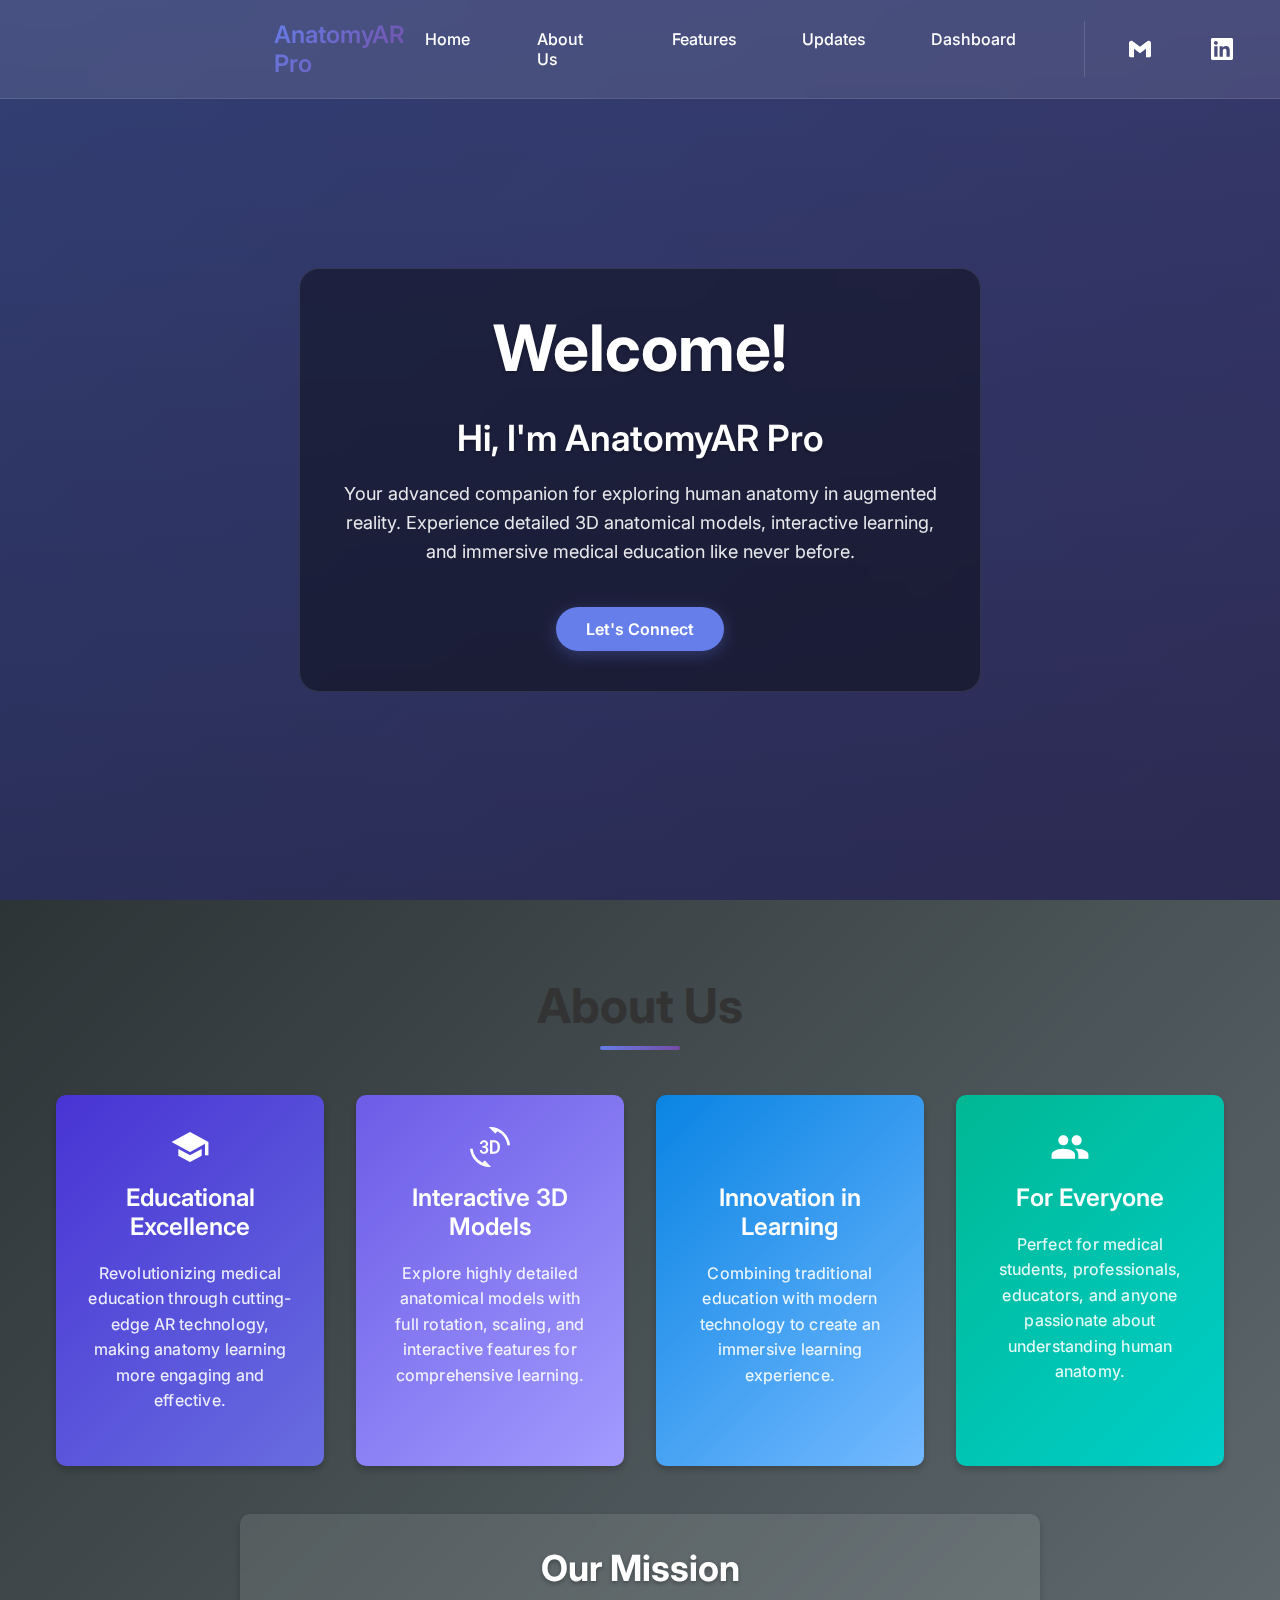
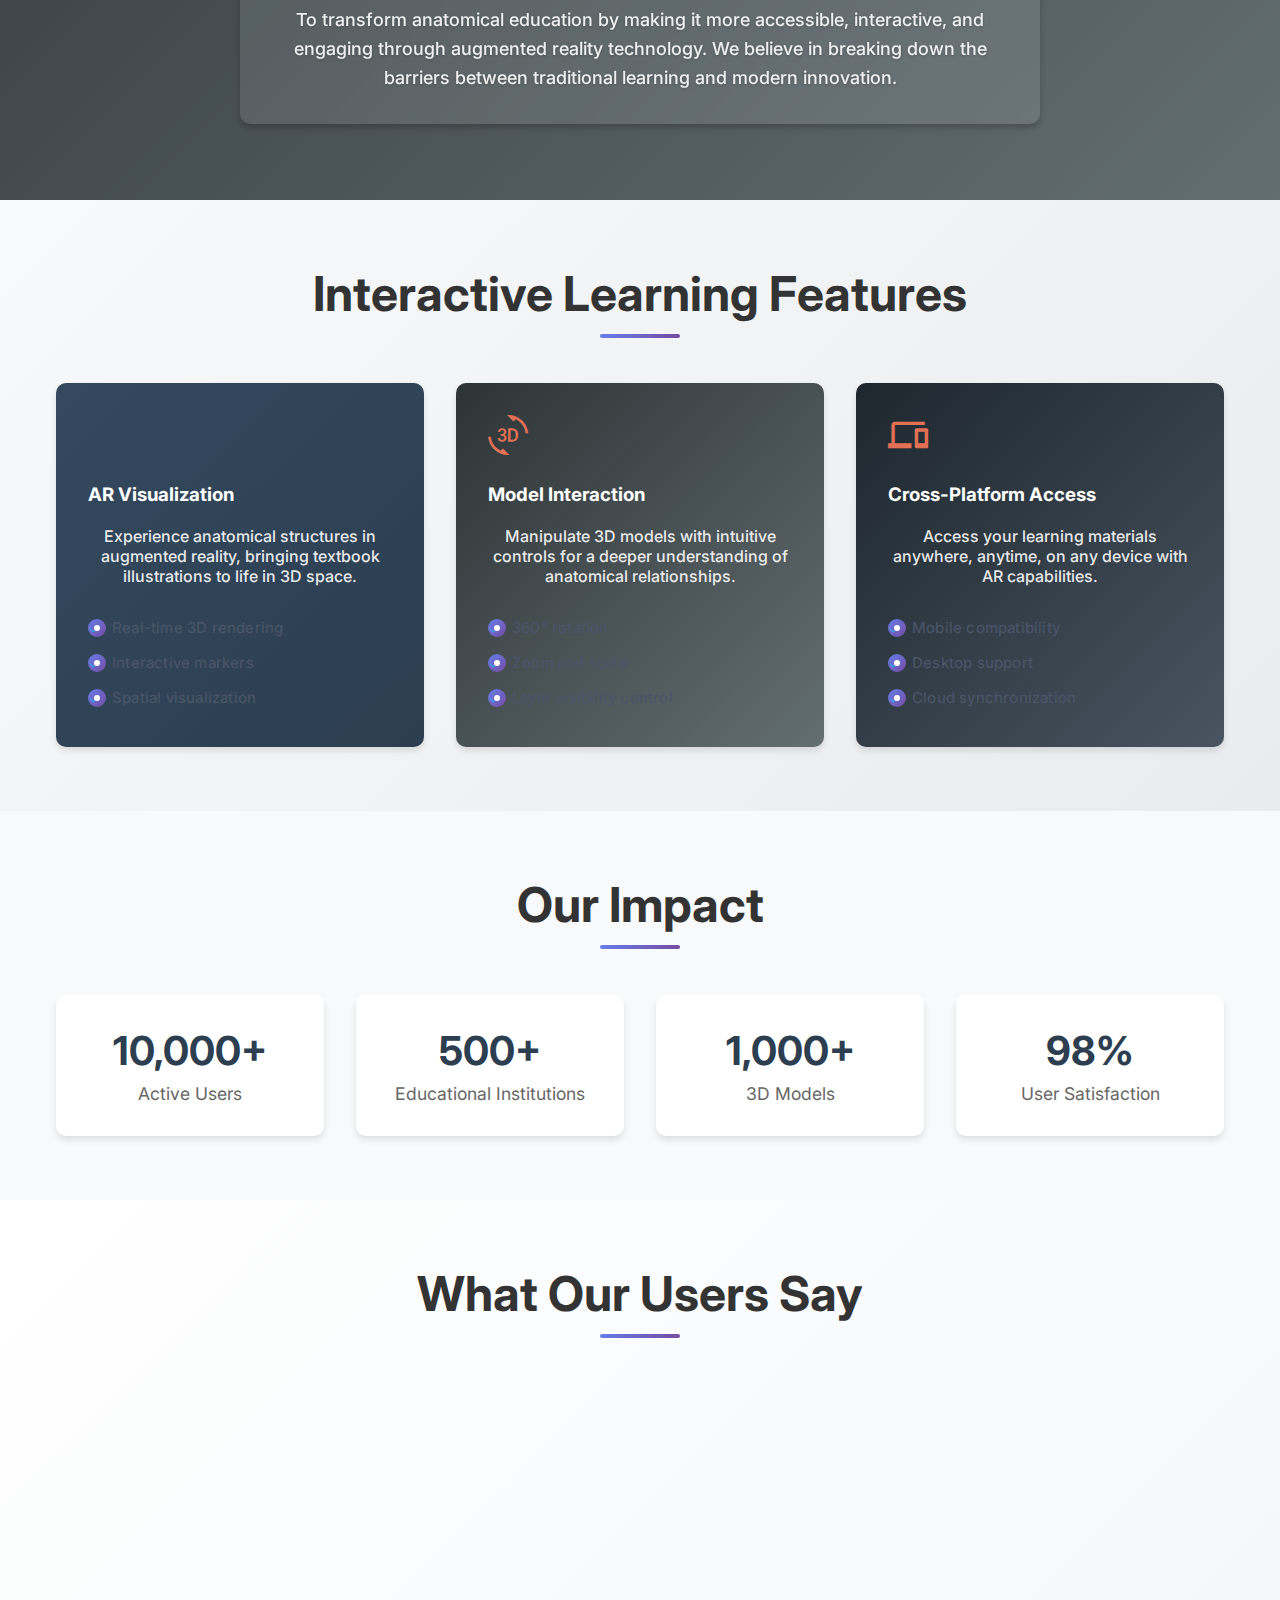
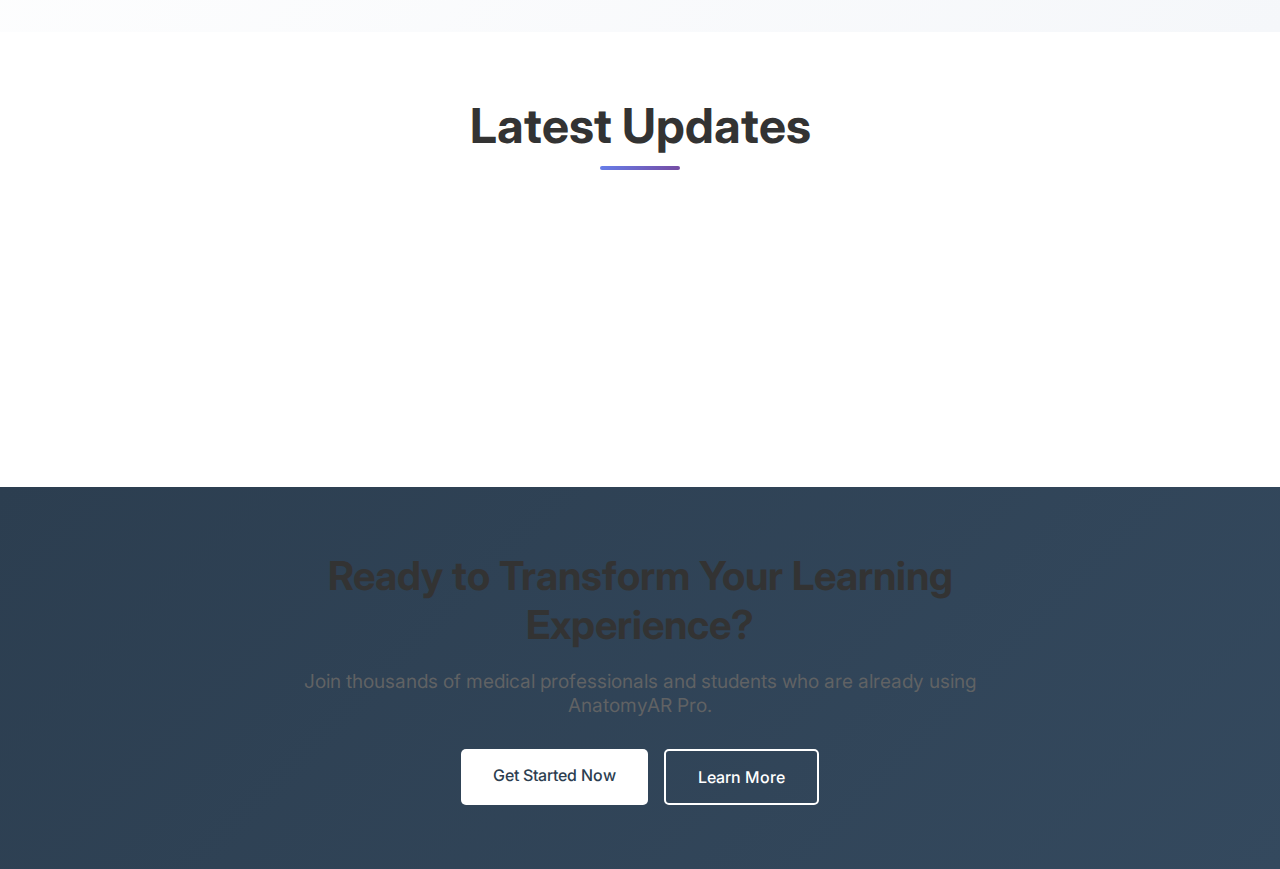
<file: index.html>
<!DOCTYPE html>
<html lang="en">
<head>
    <meta charset="UTF-8">
    <meta name="viewport" content="width=device-width, initial-scale=1.0">
    <title>AnatomyAR Pro - Welcome</title>
    <link rel="stylesheet" href="css/style.css">
    <link href="https://fonts.googleapis.com/css2?family=Inter:wght@400;500;600;700&display=swap" rel="stylesheet">
    <link href="https://fonts.googleapis.com/icon?family=Material+Icons" rel="stylesheet">
</head>
<body>
    <nav class="main-nav">
        <div class="nav-logo">
            <div class="logo-wrapper">
                <span class="material-icons">biotech</span>
                <span class="logo-text">AnatomyAR Pro</span>
            </div>
        </div>
        <div class="nav-links">
            <a href="#home">Home</a>
            <a href="#about">About Us</a>
            <a href="#features">Features</a>
            <a href="#news">Updates</a>
            <a href="#" onclick="checkLoginForDashboard()">Dashboard</a>
            <div class="social-links">
                <a href="mailto:contact@anatomyar.pro" class="social-link gmail">
                    <svg class="social-icon" viewBox="0 0 24 24" xmlns="http://www.w3.org/2000/svg">
                        <path d="M24 5.457v13.909c0 .904-.732 1.636-1.636 1.636h-3.819V11.73L12 16.64l-6.545-4.91v9.273H1.636A1.636 1.636 0 0 1 0 19.366V5.457c0-2.023 2.309-3.178 3.927-1.964L5.455 4.64 12 9.548l6.545-4.91 1.528-1.145C21.69 2.28 24 3.434 24 5.457z"/>
                    </svg>
                </a>
                <a href="https://www.linkedin.com/company/anatomyar-pro" class="social-link linkedin">
                    <svg class="social-icon" viewBox="0 0 24 24" xmlns="http://www.w3.org/2000/svg">
                        <path d="M20.447 20.452h-3.554v-5.569c0-1.328-.027-3.037-1.852-3.037-1.853 0-2.136 1.445-2.136 2.939v5.667H9.351V9h3.414v1.561h.046c.477-.9 1.637-1.85 3.37-1.85 3.601 0 4.267 2.37 4.267 5.455v6.286zM5.337 7.433c-1.144 0-2.063-.926-2.063-2.065 0-1.138.92-2.063 2.063-2.063 1.14 0 2.064.925 2.064 2.063 0 1.139-.925 2.065-2.064 2.065zm1.782 13.019H3.555V9h3.564v11.452zM22.225 0H1.771C.792 0 0 .774 0 1.729v20.542C0 23.227.792 24 1.771 24h20.451C23.2 24 24 23.227 24 22.271V1.729C24 .774 23.2 0 22.222 0h.003z"/>
                    </svg>
                </a>
                <a href="https://www.instagram.com/anatomyar.pro" class="social-link instagram">
                    <svg class="social-icon" viewBox="0 0 24 24" xmlns="http://www.w3.org/2000/svg">
                        <path d="M12 0C8.74 0 8.333.015 7.053.072 5.775.132 4.905.333 4.14.63c-.789.306-1.459.717-2.126 1.384S.935 3.35.63 4.14C.333 4.905.131 5.775.072 7.053.012 8.333 0 8.74 0 12s.015 3.667.072 4.947c.06 1.277.261 2.148.558 2.913.306.788.717 1.459 1.384 2.126.667.666 1.336 1.079 2.126 1.384.766.296 1.636.499 2.913.558C8.333 23.988 8.74 24 12 24s3.667-.015 4.947-.072c1.277-.06 2.148-.262 2.913-.558.788-.306 1.459-.718 2.126-1.384.666-.667 1.079-1.335 1.384-2.126.296-.765.499-1.636.558-2.913.06-1.28.072-1.687.072-4.947s-.015-3.667-.072-4.947c-.06-1.277-.262-2.149-.558-2.913-.306-.789-.718-1.459-1.384-2.126C21.319 1.347 20.651.935 19.86.63c-.765-.297-1.636-.499-2.913-.558C15.667.012 15.26 0 12 0zm0 2.16c3.203 0 3.585.016 4.85.071 1.17.055 1.805.249 2.227.415.562.217.96.477 1.382.896.419.42.679.819.896 1.381.164.422.36 1.057.413 2.227.057 1.266.07 1.646.07 4.85s-.015 3.585-.074 4.85c-.061 1.17-.256 1.805-.421 2.227-.224.562-.479.96-.899 1.382-.419.419-.824.679-1.38.896-.42.164-1.065.36-2.235.413-1.274.057-1.649.07-4.859.07-3.211 0-3.586-.015-4.859-.074-1.171-.061-1.816-.256-2.236-.421-.569-.224-.96-.479-1.379-.899-.421-.419-.69-.824-.9-1.38-.165-.42-.359-1.065-.42-2.235-.045-1.26-.061-1.649-.061-4.844 0-3.196.016-3.586.061-4.861.061-1.17.255-1.814.42-2.234.21-.57.479-.96.9-1.381.419-.419.81-.689 1.379-.898.42-.166 1.051-.361 2.221-.421 1.275-.045 1.65-.06 4.859-.06l.045.03zm0 3.678c-3.405 0-6.162 2.76-6.162 6.162 0 3.405 2.76 6.162 6.162 6.162 3.405 0 6.162-2.76 6.162-6.162 0-3.405-2.76-6.162-6.162-6.162zM12 16c-2.21 0-4-1.79-4-4s1.79-4 4-4 4 1.79 4 4-1.79 4-4 4zm7.846-10.405c0 .795-.646 1.44-1.44 1.44-.795 0-1.44-.646-1.44-1.44 0-.794.646-1.439 1.44-1.439.793-.001 1.44.645 1.44 1.439z"/>
                    </svg>
                </a>
            </div>
        </div>
    </nav>
    <div id="home" class="home-container">
        <div class="home-content">
            <h1 class="welcome-text">Welcome!</h1>
            <div class="intro-text">
                <h2>Hi, I'm AnatomyAR Pro</h2>
                <p>Your advanced companion for exploring human anatomy in augmented reality. Experience detailed 3D anatomical models, interactive learning, and immersive medical education like never before.</p>
            </div>
            <a href="login.html" class="home-login-btn">Let's Connect</a>
        </div>
    </div>

    <section id="about" class="about-section">
        <div class="about-content">
            <h2 class="section-title">About Us</h2>
            <div class="about-grid">
                <div class="about-card">
                    <span class="material-icons">school</span>
                    <h3>Educational Excellence</h3>
                    <p>Revolutionizing medical education through cutting-edge AR technology, making anatomy learning more engaging and effective.</p>
                </div>
                <div class="about-card">
                    <span class="material-icons">3d_rotation</span>
                    <h3>Interactive 3D Models</h3>
                    <p>Explore highly detailed anatomical models with full rotation, scaling, and interactive features for comprehensive learning.</p>
                </div>
                <div class="about-card">
                    <span class="material-icons">psychology</span>
                    <h3>Innovation in Learning</h3>
                    <p>Combining traditional education with modern technology to create an immersive learning experience.</p>
                </div>
                <div class="about-card">
                    <span class="material-icons">groups</span>
                    <h3>For Everyone</h3>
                    <p>Perfect for medical students, professionals, educators, and anyone passionate about understanding human anatomy.</p>
                </div>
            </div>
            <div class="mission-statement">
                <h3>Our Mission</h3>
                <p>To transform anatomical education by making it more accessible, interactive, and engaging through augmented reality technology. We believe in breaking down the barriers between traditional learning and modern innovation.</p>
            </div>
        </div>
    </section>

    <section id="features" class="features-section">
        <div class="features-content">
            <h2 class="section-title">Interactive Learning Features</h2>
            <div class="features-grid">
                <div class="feature-card">
                    <div class="feature-icon">
                        <span class="material-icons">view_in_ar</span>
                    </div>
                    <h3>AR Visualization</h3>
                    <p>Experience anatomical structures in augmented reality, bringing textbook illustrations to life in 3D space.</p>
                    <ul class="feature-list">
                        <li>Real-time 3D rendering</li>
                        <li>Interactive markers</li>
                        <li>Spatial visualization</li>
                    </ul>
                </div>

                <div class="feature-card">
                    <div class="feature-icon">
                        <span class="material-icons">3d_rotation</span>
                    </div>
                    <h3>Model Interaction</h3>
                    <p>Manipulate 3D models with intuitive controls for a deeper understanding of anatomical relationships.</p>
                    <ul class="feature-list">
                        <li>360° rotation</li>
                        <li>Zoom and scale</li>
                        <li>Layer visibility control</li>
                    </ul>
                </div>

                <div class="feature-card">
                    <div class="feature-icon">
                        <span class="material-icons">devices</span>
                    </div>
                    <h3>Cross-Platform Access</h3>
                    <p>Access your learning materials anywhere, anytime, on any device with AR capabilities.</p>
                    <ul class="feature-list">
                        <li>Mobile compatibility</li>
                        <li>Desktop support</li>
                        <li>Cloud synchronization</li>
                    </ul>
                </div>
            </div>
        </div>
    </section>

    <section class="stats-section">
        <div class="stats-content">
            <h2 class="section-title">Our Impact</h2>
            <div class="stats-grid">
                <div class="stat-card">
                    <span class="stat-number">10,000+</span>
                    <span class="stat-label">Active Users</span>
                </div>
                <div class="stat-card">
                    <span class="stat-number">500+</span>
                    <span class="stat-label">Educational Institutions</span>
                </div>
                <div class="stat-card">
                    <span class="stat-number">1,000+</span>
                    <span class="stat-label">3D Models</span>
                </div>
                <div class="stat-card">
                    <span class="stat-number">98%</span>
                    <span class="stat-label">User Satisfaction</span>
                </div>
            </div>
        </div>
    </section>

    <section class="testimonials-section">
        <div class="testimonials-content">
            <h2 class="section-title">What Our Users Say</h2>
            <div class="testimonials-grid">
                <div class="testimonial-card">
                    <div class="testimonial-quote">"AnatomyAR Pro has revolutionized how I teach anatomy to my students. The AR features make complex concepts easy to understand."</div>
                    <div class="testimonial-author">
                        <span class="material-icons">account_circle</span>
                        <div class="author-info">
                            <strong>Dr. Sarah Johnson</strong>
                            <span>Professor of Anatomy, Medical University</span>
                        </div>
                    </div>
                </div>
                <div class="testimonial-card">
                    <div class="testimonial-quote">"As a medical student, this platform has been invaluable. The 3D visualizations help me retain information better than traditional methods."</div>
                    <div class="testimonial-author">
                        <span class="material-icons">account_circle</span>
                        <div class="author-info">
                            <strong>Michael Chen</strong>
                            <span>Medical Student</span>
                        </div>
                    </div>
                </div>
            </div>
        </div>
    </section>

    <section id="news" class="news-section">
        <div class="news-content">
            <h2 class="section-title">Latest Updates</h2>
            <div class="news-grid">
                <div class="news-card">
                    <div class="news-date">June 2024</div>
                    <h3>New Neuroanatomy Module Released</h3>
                    <p>Explore the intricate details of the human brain with our latest AR module.</p>
                    <a href="#" class="read-more">Read More</a>
                </div>
                <div class="news-card">
                    <div class="news-date">May 2024</div>
                    <h3>Mobile App Update</h3>
                    <p>Enhanced performance and new features now available in our mobile application.</p>
                    <a href="#" class="read-more">Read More</a>
                </div>
            </div>
        </div>
    </section>

    <section class="cta-section">
        <div class="cta-content">
            <h2>Ready to Transform Your Learning Experience?</h2>
            <p>Join thousands of medical professionals and students who are already using AnatomyAR Pro.</p>
            <div class="cta-buttons">
                <a href="signup.html" class="cta-button primary">Get Started Now</a>
                <a href="#" class="cta-button secondary" onclick="showDetailedContent(event)">Learn More</a>
            </div>
        </div>
    </section>

    <!-- New Detailed Content Section -->
    <section id="detailed-content" class="detailed-content-section" style="display: none;">
        <div class="detailed-content">
            <h2 class="section-title">Investment in Your Medical Education</h2>
            
            <div class="pricing-intro">
                <p>We believe in making quality medical education accessible to everyone. Our flexible pricing plans are designed to meet the needs of students, professionals, and institutions. Choose the plan that best fits your learning journey and unlock the full potential of AR-powered anatomy education.</p>
                <p>All plans include access to our core features, regular updates, and continuous platform improvements. Start your journey today with our risk-free trial period.</p>
            </div>

            <div class="pricing-section">
                <h3>Choose Your Plan</h3>
                <div class="pricing-grid">
                    <div class="pricing-card">
                        <h4>Student</h4>
                        <div class="price">$9.99<span>/month</span></div>
                        <ul>
                            <li>Access to basic models</li>
                            <li>Standard support</li>
                            <li>Basic progress tracking</li>
                        </ul>
                        <a href="signup.html" class="pricing-button">Get Started</a>
                    </div>
                    <div class="pricing-card featured">
                        <h4>Professional</h4>
                        <div class="price">$19.99<span>/month</span></div>
                        <ul>
                            <li>Access to all models</li>
                            <li>Priority support</li>
                            <li>Advanced analytics</li>
                            <li>Collaborative features</li>
                        </ul>
                        <a href="signup.html" class="pricing-button">Get Started</a>
                    </div>
                    <div class="pricing-card">
                        <h4>Institution</h4>
                        <div class="price">Custom</div>
                        <ul>
                            <li>Customized solutions</li>
                            <li>Dedicated support</li>
                            <li>API access</li>
                            <li>White-label options</li>
                        </ul>
                        <a href="mailto:contact@anatomyar.pro" class="pricing-button">Contact Us</a>
                    </div>
                </div>
            </div>
        </div>
    </section>

    <style>
        /* Stats Section */
        .stats-section {
            background-color: #f8f9fa;
            padding: 4rem 0;
        }
        .stats-grid {
            display: grid;
            grid-template-columns: repeat(auto-fit, minmax(200px, 1fr));
            gap: 2rem;
            max-width: 1200px;
            margin: 0 auto;
            padding: 0 1rem;
        }
        .stat-card {
            text-align: center;
            padding: 2rem;
            background: white;
            border-radius: 10px;
            box-shadow: 0 4px 6px rgba(0, 0, 0, 0.1);
            transition: transform 0.3s ease;
        }
        .stat-card:hover {
            transform: translateY(-5px);
        }
        .stat-number {
            display: block;
            font-size: 2.5rem;
            font-weight: bold;
            color: #2c3e50;
            margin-bottom: 0.5rem;
        }
        .stat-label {
            color: #666;
            font-size: 1.1rem;
        }

        /* Testimonials Section */
        .testimonials-section {
            padding: 4rem 0;
            background: linear-gradient(135deg, #ffffff 0%, #f5f7fa 100%);
        }
        .testimonials-grid {
            display: grid;
            grid-template-columns: repeat(auto-fit, minmax(300px, 1fr));
            gap: 2rem;
            max-width: 1200px;
            margin: 0 auto;
            padding: 0 1rem;
        }
        .testimonial-card {
            background: white;
            padding: 2rem;
            border-radius: 10px;
            box-shadow: 0 4px 6px rgba(0, 0, 0, 0.1);
        }
        .testimonial-quote {
            font-style: italic;
            margin-bottom: 1.5rem;
            color: #2c3e50;
        }
        .testimonial-author {
            display: flex;
            align-items: center;
            gap: 1rem;
        }
        .author-info {
            display: flex;
            flex-direction: column;
        }
        .author-info strong {
            color: #2c3e50;
        }
        .author-info span {
            font-size: 0.9rem;
            color: #666;
        }

        /* News Section */
        .news-section {
            padding: 4rem 0;
            background-color: white;
        }
        .news-grid {
            display: grid;
            grid-template-columns: repeat(auto-fit, minmax(300px, 1fr));
            gap: 2rem;
            max-width: 1200px;
            margin: 0 auto;
            padding: 0 1rem;
        }
        .news-card {
            background: #f8f9fa;
            padding: 2rem;
            border-radius: 10px;
            transition: transform 0.3s ease;
        }
        .news-card:hover {
            transform: translateY(-5px);
        }
        .news-date {
            color: #666;
            font-size: 0.9rem;
            margin-bottom: 0.5rem;
        }
        .read-more {
            display: inline-block;
            margin-top: 1rem;
            color: #007bff;
            text-decoration: none;
            font-weight: 500;
        }
        .read-more:hover {
            text-decoration: underline;
        }

        /* CTA Section */
        .cta-section {
            background: linear-gradient(135deg, #2c3e50 0%, #34495e 100%);
            color: white;
            padding: 4rem 0;
            text-align: center;
        }
        .cta-content {
            max-width: 800px;
            margin: 0 auto;
            padding: 0 1rem;
        }
        .cta-content h2 {
            font-size: 2.5rem;
            margin-bottom: 1rem;
        }
        .cta-content p {
            font-size: 1.2rem;
            margin-bottom: 2rem;
            opacity: 0.9;
        }
        .cta-buttons {
            display: flex;
            gap: 1rem;
            justify-content: center;
        }
        .cta-button {
            padding: 1rem 2rem;
            border-radius: 5px;
            text-decoration: none;
            font-weight: 500;
            transition: transform 0.3s ease;
        }
        .cta-button:hover {
            transform: translateY(-2px);
        }
        .cta-button.primary {
            background: white;
            color: #2c3e50;
        }
        .cta-button.secondary {
            background: transparent;
            color: white;
            border: 2px solid white;
        }

        /* Animation for sections */
        .stats-card, .testimonial-card, .news-card {
            opacity: 0;
            animation: fadeInUp 0.6s ease forwards;
        }
        @keyframes fadeInUp {
            from {
                opacity: 0;
                transform: translateY(20px);
            }
            to {
                opacity: 1;
                transform: translateY(0);
            }
        }

        /* Features Section Styles */
        .features-section {
            background: linear-gradient(135deg, #f8f9fa 0%, #e9ecef 100%);
            padding: 4rem 0;
        }

        .features-content {
            max-width: 1200px;
            margin: 0 auto;
            padding: 0 1rem;
        }

        .features-grid {
            display: grid;
            grid-template-columns: repeat(auto-fit, minmax(300px, 1fr));
            gap: 2rem;
            margin-top: 2rem;
        }

        .feature-card {
            padding: 2rem;
            border-radius: 10px;
            box-shadow: 0 4px 6px rgba(0, 0, 0, 0.1);
            transition: transform 0.3s ease;
        }

        .feature-card:nth-child(1) {
            background: linear-gradient(135deg, #34495e 0%, #2c3e50 100%);
            color: white;
        }

        .feature-card:nth-child(2) {
            background: linear-gradient(135deg, #2d3436 0%, #636e72 100%);
            color: white;
        }

        .feature-card:nth-child(3) {
            background: linear-gradient(135deg, #1e272e 0%, #485460 100%);
            color: white;
        }

        .feature-card:hover {
            transform: translateY(-5px);
            box-shadow: 0 8px 12px rgba(0, 0, 0, 0.15);
        }

        .feature-icon {
            margin-bottom: 1.5rem;
        }

        .feature-icon .material-icons {
            font-size: 2.5rem;
            color: #e17055;
        }

        .feature-card h3 {
            color: white;
            margin-bottom: 1rem;
        }

        .feature-card p {
            color: rgba(255, 255, 255, 0.9);
            font-weight: 500;
            margin-bottom: 1.5rem;
        }

        .feature-list {
            list-style: none;
            padding: 0;
        }

        .feature-list li {
            padding: 0.5rem 0;
            color: rgba(255, 255, 255, 0.9);
            position: relative;
            padding-left: 1.5rem;
        }

        .feature-list li:before {
            content: "✓";
            color: #e17055;
            position: absolute;
            left: 0;
        }

        /* Dark theme adjustments */
        body.dark-theme .features-section {
            background: linear-gradient(135deg, #2d3748 0%, #1a202c 100%);
        }

        body.dark-theme .feature-card:nth-child(1) {
            background: linear-gradient(135deg, #2c3e50 0%, #1a252f 100%);
        }

        body.dark-theme .feature-card:nth-child(2) {
            background: linear-gradient(135deg, #1e272e 0%, #2d3436 100%);
        }

        body.dark-theme .feature-card:nth-child(3) {
            background: linear-gradient(135deg, #2d3436 0%, #1e272e 100%);
        }

        /* Detailed Content Section Styles */
        .detailed-content-section {
            padding: 4rem 0;
            background: linear-gradient(135deg, #f8f9fa 0%, #e9ecef 100%);
        }

        .content-grid {
            display: grid;
            grid-template-columns: repeat(auto-fit, minmax(280px, 1fr));
            gap: 2rem;
            max-width: 1200px;
            margin: 0 auto;
            padding: 0 1rem;
        }

        .content-card {
            background: white;
            padding: 2rem;
            border-radius: 10px;
            box-shadow: 0 4px 6px rgba(0, 0, 0, 0.1);
            transition: transform 0.3s ease;
        }

        .content-card:hover {
            transform: translateY(-5px);
        }

        .content-card .material-icons {
            font-size: 2.5rem;
            color: #4299e1;
            margin-bottom: 1rem;
        }

        .content-card h3 {
            color: #2d3748;
            margin-bottom: 1rem;
        }

        .content-card p {
            color: #4a5568;
            margin-bottom: 1rem;
        }

        .feature-list {
            list-style: none;
            padding: 0;
        }

        .feature-list li {
            padding: 0.5rem 0;
            color: #4a5568;
            position: relative;
            padding-left: 1.5rem;
        }

        .feature-list li:before {
            content: "✓";
            color: #4299e1;
            position: absolute;
            left: 0;
        }

        /* Pricing Section Styles */
        .pricing-section {
            max-width: 1200px;
            margin: 4rem auto 0;
            padding: 0 1rem;
            text-align: center;
        }

        .pricing-section h3 {
            color: #2d3748;
            margin-bottom: 2rem;
        }

        .pricing-grid {
            display: grid;
            grid-template-columns: repeat(auto-fit, minmax(250px, 1fr));
            gap: 2rem;
            margin-top: 2rem;
        }

        .pricing-card {
            background: white;
            padding: 2rem;
            border-radius: 10px;
            box-shadow: 0 4px 6px rgba(0, 0, 0, 0.1);
            transition: transform 0.3s ease;
        }

        .pricing-card.featured {
            transform: scale(1.05);
            border: 2px solid #4299e1;
        }

        .pricing-card:hover {
            transform: translateY(-5px);
        }

        .pricing-card h4 {
            color: #2d3748;
            font-size: 1.5rem;
            margin-bottom: 1rem;
        }

        .price {
            font-size: 2rem;
            color: #4299e1;
            margin-bottom: 1.5rem;
        }

        .price span {
            font-size: 1rem;
            color: #718096;
        }

        .pricing-card ul {
            list-style: none;
            padding: 0;
            margin-bottom: 2rem;
        }

        .pricing-card ul li {
            padding: 0.5rem 0;
            color: #4a5568;
        }

        .pricing-button {
            display: inline-block;
            padding: 0.75rem 1.5rem;
            background: #4299e1;
            color: white;
            text-decoration: none;
            border-radius: 5px;
            transition: background-color 0.3s ease;
        }

        .pricing-button:hover {
            background: #3182ce;
        }

        /* Dark theme adjustments */
        body.dark-theme .detailed-content-section {
            background: linear-gradient(135deg, #2d3748 0%, #1a202c 100%);
        }

        body.dark-theme .content-card {
            background: #2d3748;
        }

        body.dark-theme .content-card h3 {
            color: #e2e8f0;
        }

        body.dark-theme .content-card p,
        body.dark-theme .feature-list li {
            color: #cbd5e0;
        }

        body.dark-theme .pricing-card {
            background: #2d3748;
        }

        body.dark-theme .pricing-card h4 {
            color: #e2e8f0;
        }

        body.dark-theme .pricing-card ul li {
            color: #cbd5e0;
        }

        .pricing-intro {
            max-width: 800px;
            margin: 0 auto 3rem;
            padding: 0 1rem;
            text-align: center;
        }

        .pricing-intro p {
            color: #4a5568;
            font-size: 1.1rem;
            line-height: 1.6;
            margin-bottom: 1.5rem;
        }

        /* Dark theme adjustments */
        body.dark-theme .pricing-intro p {
            color: #cbd5e0;
        }

        /* About Section Styles */
        .about-section {
            background: linear-gradient(135deg, #2d3436 0%, #636e72 100%);
            padding: 4rem 0;
            color: white;
        }

        .about-content {
            max-width: 1200px;
            margin: 0 auto;
            padding: 0 1rem;
        }

        .about-grid {
            display: grid;
            grid-template-columns: repeat(auto-fit, minmax(250px, 1fr));
            gap: 2rem;
            margin-bottom: 3rem;
        }

        .about-card {
            padding: 2rem;
            border-radius: 10px;
            box-shadow: 0 4px 6px rgba(0, 0, 0, 0.2);
            transition: transform 0.3s ease;
            backdrop-filter: blur(10px);
        }

        .about-card:nth-child(1) {
            background: linear-gradient(135deg, #4834d4 0%, #686de0 100%);
        }

        .about-card:nth-child(2) {
            background: linear-gradient(135deg, #6c5ce7 0%, #a29bfe 100%);
        }

        .about-card:nth-child(3) {
            background: linear-gradient(135deg, #0984e3 0%, #74b9ff 100%);
        }

        .about-card:nth-child(4) {
            background: linear-gradient(135deg, #00b894 0%, #00cec9 100%);
        }

        .about-card:hover {
            transform: translateY(-5px);
            box-shadow: 0 8px 12px rgba(0, 0, 0, 0.25);
        }

        .about-card .material-icons {
            font-size: 2.5rem;
            color: white;
            margin-bottom: 1rem;
        }

        .about-card h3 {
            color: white;
            margin-bottom: 1rem;
        }

        .about-card p {
            color: rgba(255, 255, 255, 0.9);
            line-height: 1.6;
        }

        .mission-statement {
            background: rgba(255, 255, 255, 0.1);
            padding: 2rem;
            border-radius: 10px;
            box-shadow: 0 4px 6px rgba(0, 0, 0, 0.2);
            text-align: center;
            max-width: 800px;
            margin: 0 auto;
            backdrop-filter: blur(10px);
        }

        .mission-statement h3 {
            color: white;
            margin-bottom: 1rem;
        }

        .mission-statement p {
            color: rgba(255, 255, 255, 0.9);
            line-height: 1.6;
        }

        /* Dark theme adjustments */
        body.dark-theme .about-section {
            background: linear-gradient(135deg, #1e272e 0%, #485460 100%);
        }

        body.dark-theme .about-card:nth-child(1) {
            background: linear-gradient(135deg, #341f97 0%, #5f27cd 100%);
        }

        body.dark-theme .about-card:nth-child(2) {
            background: linear-gradient(135deg, #5f27cd 0%, #786fa6 100%);
        }

        body.dark-theme .about-card:nth-child(3) {
            background: linear-gradient(135deg, #0c2461 0%, #4a69bd 100%);
        }

        body.dark-theme .about-card:nth-child(4) {
            background: linear-gradient(135deg, #006266 0%, #0097e6 100%);
        }
    </style>

    <script>
        // Get all navigation links
        const navLinks = document.querySelectorAll('.nav-links a');
        
        // Add click event listeners to all nav links
        navLinks.forEach(link => {
            link.addEventListener('click', (e) => {
                // Remove active class from all links
                navLinks.forEach(l => l.classList.remove('active'));
                // Add active class to clicked link
                link.classList.add('active');
            });
        });
        
        // Function to check if user is logged in before redirecting to dashboard
        function checkLoginForDashboard() {
            const currentUser = JSON.parse(localStorage.getItem('currentUser'));
            if (currentUser) {
                // User is logged in, redirect to dashboard
                window.location.href = 'dashboard.html';
            } else {
                // User is not logged in, redirect to login page
                window.location.href = 'login.html';
            }
        }

        function showDetailedContent(event) {
            event.preventDefault();
            const detailedContent = document.getElementById('detailed-content');
            detailedContent.style.display = 'block';
            detailedContent.scrollIntoView({ behavior: 'smooth' });
        }
    </script>
</body>
</html>
</file>
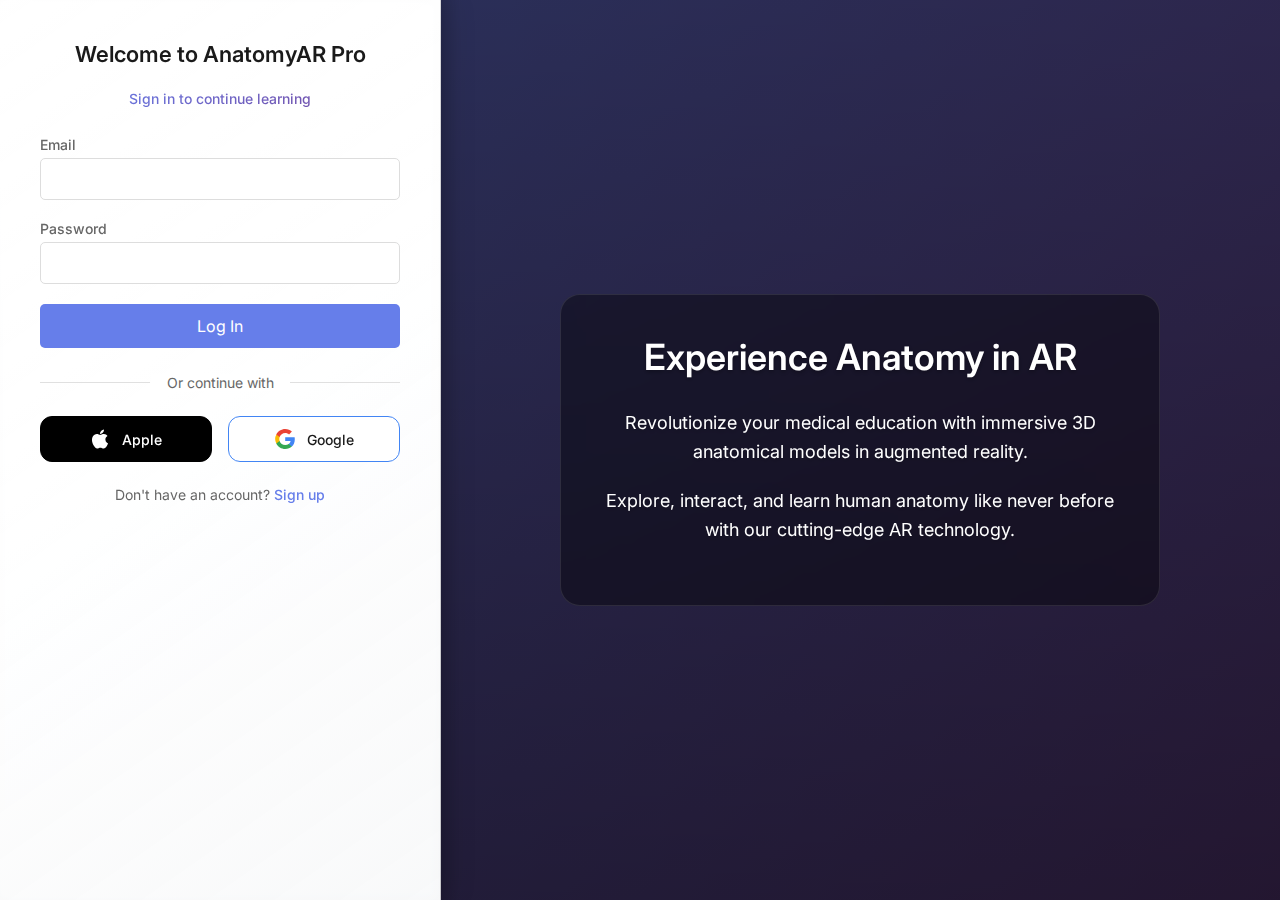
<file: login.html>
<!DOCTYPE html>
<html lang="en">
<head>
    <meta charset="UTF-8">
    <meta name="viewport" content="width=device-width, initial-scale=1.0">
    <title>Login - AnatomyAR Pro</title>
    <link rel="stylesheet" href="css/style.css">
    <link href="https://fonts.googleapis.com/css2?family=Inter:wght@400;500;600&display=swap" rel="stylesheet">
</head>
<body>
    <div class="auth-container signup-container">
        <div class="auth-form">
            <div class="brand">
                <h1>Welcome to AnatomyAR Pro</h1>
                <p class="subtitle">Sign in to continue learning</p>
            </div>
            
            <div id="error-message" class="error" style="display: none;"></div>
            
            <form id="login-form">
                <div class="form-group">
                    <label for="email">Email</label>
                    <input type="email" id="email" name="email" required>
                </div>
                <div class="form-group">
                    <label for="password">Password</label>
                    <input type="password" id="password" name="password" required>
                </div>
                <div class="error-message" id="error-message"></div>
                <button type="submit" class="auth-btn" id="login-btn">Log In</button>
                
                <div class="auth-divider">
                    <span>Or continue with</span>
                </div>
                
                <div class="social-auth">
                    <button type="button" class="social-btn apple">
                        <svg width="20" height="20" viewBox="0 0 170 170" fill="currentColor">
                            <path d="M150.37 130.25c-2.45 5.66-5.35 10.87-8.71 15.66-4.58 6.53-8.33 11.05-11.22 13.56-4.48 4.12-9.28 6.23-14.42 6.35-3.69 0-8.14-1.05-13.32-3.18-5.197-2.12-9.973-3.17-14.34-3.17-4.58 0-9.492 1.05-14.746 3.17-5.262 2.13-9.501 3.24-12.742 3.35-4.929 0.21-9.842-1.96-14.746-6.52-3.13-2.73-7.045-7.41-11.735-14.04-5.032-7.08-9.169-15.29-12.41-24.65-3.471-10.11-5.211-19.9-5.211-29.378 0-10.857 2.346-20.221 7.045-28.068 3.693-6.303 8.606-11.275 14.755-14.925s12.793-5.51 19.948-5.629c3.915 0 9.049 1.211 15.429 3.591 6.362 2.388 10.447 3.599 12.238 3.599 1.339 0 5.877-1.416 13.57-4.239 7.275-2.618 13.415-3.702 18.445-3.275 13.63 1.1 23.87 6.473 30.68 16.153-12.19 7.386-18.22 17.731-18.1 31.002 0.11 10.337 3.86 18.939 11.23 25.769 3.34 3.17 7.07 5.62 11.22 7.36-0.9 2.61-1.85 5.11-2.86 7.51zM119.11 7.24c0 8.102-2.96 15.667-8.86 22.669-7.12 8.324-15.732 13.134-25.071 12.375a25.222 25.222 0 0 1-0.188-3.07c0-7.778 3.386-16.102 9.399-22.908 3.002-3.446 6.82-6.311 11.45-8.597 4.62-2.252 8.99-3.497 13.1-3.71 0.12 1.083 0.17 2.166 0.17 3.24z"/>
                        </svg>
                        Apple
                    </button>
                    <button type="button" class="social-btn google">
                        <svg width="20" height="20" viewBox="0 0 24 24">
                            <path fill="#4285F4" d="M23.745 12.27c0-.79-.07-1.54-.19-2.27h-11.3v4.51h6.47c-.29 1.48-1.14 2.73-2.4 3.58v3h3.86c2.26-2.09 3.56-5.17 3.56-8.82z"/>
                            <path fill="#34A853" d="M12.255 24c3.24 0 5.95-1.08 7.93-2.91l-3.86-3c-1.08.72-2.45 1.16-4.07 1.16-3.13 0-5.78-2.11-6.73-4.96h-3.98v3.09C3.515 21.3 7.565 24 12.255 24z"/>
                            <path fill="#FBBC05" d="M5.525 14.29c-.25-.72-.38-1.49-.38-2.29s.14-1.57.38-2.29V6.62h-3.98a11.86 11.86 0 000 10.76l3.98-3.09z"/>
                            <path fill="#EA4335" d="M12.255 4.75c1.77 0 3.35.61 4.6 1.8l3.42-3.42C18.205 1.19 15.495 0 12.255 0c-4.69 0-8.74 2.7-10.71 6.62l3.98 3.09c.95-2.85 3.6-4.96 6.73-4.96z"/>
                        </svg>
                        Google
                    </button>
                </div>
            </form>
            
            <p class="auth-footer">
                Don't have an account? <a href="signup.html">Sign up</a>
            </p>
        </div>
        <div class="auth-background">
            <div class="feature-highlights">
                <h2>Experience Anatomy in AR</h2>
                <p class="highlight-text">Revolutionize your medical education with immersive 3D anatomical models in augmented reality.</p>
                <p class="highlight-text">Explore, interact, and learn human anatomy like never before with our cutting-edge AR technology.</p>
            </div>
        </div>
    </div>
    <script src="js/auth.js"></script>
</body>
</html>
</file>
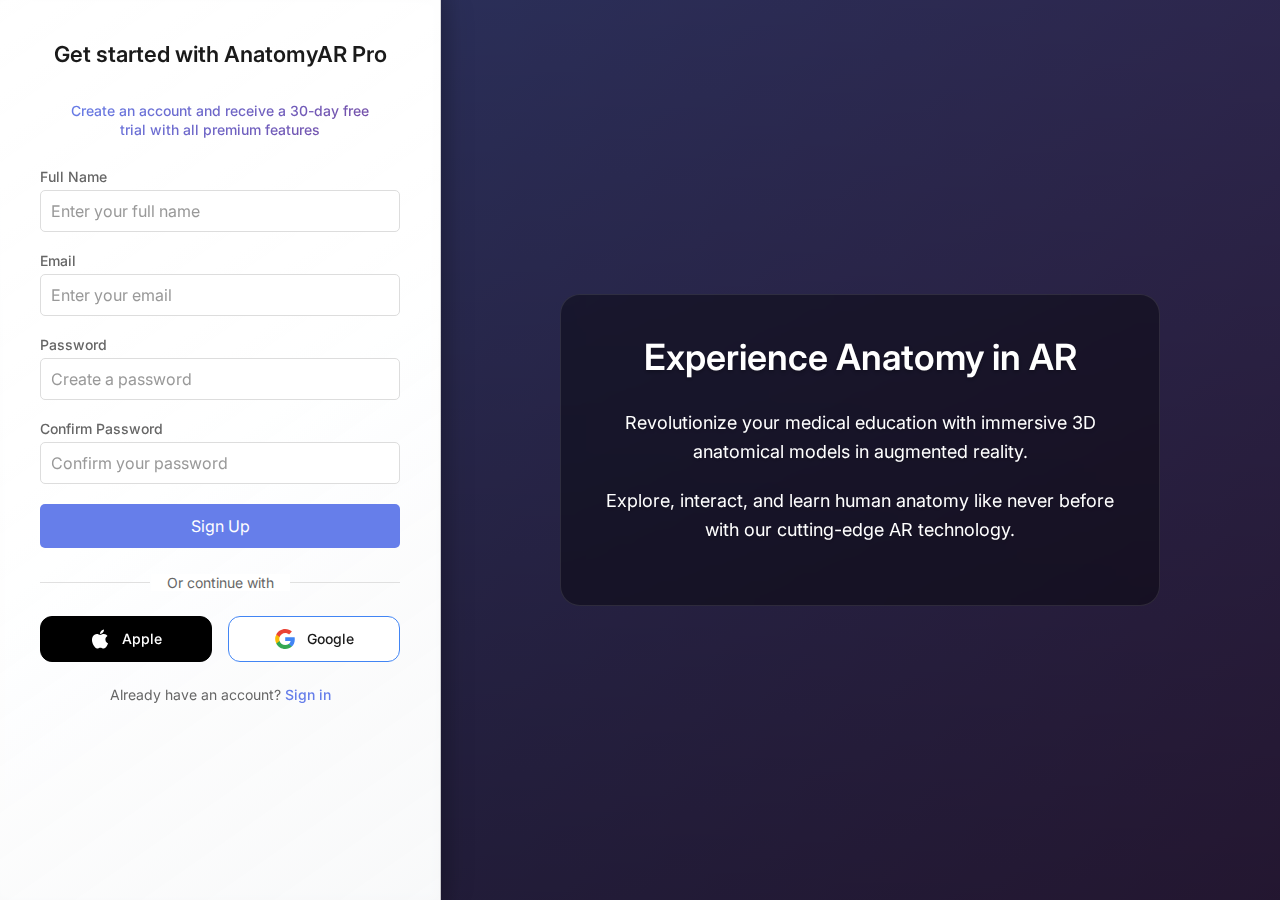
<file: signup.html>
<!DOCTYPE html>
<html lang="en">
<head>
    <meta charset="UTF-8">
    <meta name="viewport" content="width=device-width, initial-scale=1.0">
    <title>AnatomyAR Pro - Sign Up</title>
    <link rel="stylesheet" href="css/style.css">
    <link href="https://fonts.googleapis.com/css2?family=Inter:wght@400;500;600&display=swap" rel="stylesheet">
</head>
<body>
    <div class="auth-container signup-container">
        <div class="auth-form">
            <div class="brand">
                <a href="index.html" class="brand-link">
                    <h1>Get started with AnatomyAR Pro</h1>
                </a>
                <p class="subtitle">Create an account and receive a 30-day free trial with all premium features</p>
            </div>
            
            <div id="error-message" class="error" style="display: none;"></div>
            
            <form id="signup-form">
                <div class="form-group">
                    <label for="name">Full Name</label>
                    <input type="text" id="name" name="name" placeholder="Enter your full name" required>
                </div>
                <div class="form-group">
                    <label for="email">Email</label>
                    <input type="email" id="email" name="email" placeholder="Enter your email" required>
                </div>
                <div class="form-group">
                    <label for="password">Password</label>
                    <input type="password" id="password" name="password" placeholder="Create a password" required>
                </div>
                <div class="form-group">
                    <label for="confirm-password">Confirm Password</label>
                    <input type="password" id="confirm-password" name="confirm-password" placeholder="Confirm your password" required>
                </div>
                <div class="error-message" id="error-message"></div>
                <button type="submit" class="auth-btn" id="signup-btn">Sign Up</button>
                
                <div class="auth-divider">
                    <span>Or continue with</span>
                </div>
                
                <div class="social-auth">
                    <button type="button" class="social-btn apple">
                        <svg width="20" height="20" viewBox="0 0 170 170" fill="currentColor">
                            <path d="M150.37 130.25c-2.45 5.66-5.35 10.87-8.71 15.66-4.58 6.53-8.33 11.05-11.22 13.56-4.48 4.12-9.28 6.23-14.42 6.35-3.69 0-8.14-1.05-13.32-3.18-5.197-2.12-9.973-3.17-14.34-3.17-4.58 0-9.492 1.05-14.746 3.17-5.262 2.13-9.501 3.24-12.742 3.35-4.929 0.21-9.842-1.96-14.746-6.52-3.13-2.73-7.045-7.41-11.735-14.04-5.032-7.08-9.169-15.29-12.41-24.65-3.471-10.11-5.211-19.9-5.211-29.378 0-10.857 2.346-20.221 7.045-28.068 3.693-6.303 8.606-11.275 14.755-14.925s12.793-5.51 19.948-5.629c3.915 0 9.049 1.211 15.429 3.591 6.362 2.388 10.447 3.599 12.238 3.599 1.339 0 5.877-1.416 13.57-4.239 7.275-2.618 13.415-3.702 18.445-3.275 13.63 1.1 23.87 6.473 30.68 16.153-12.19 7.386-18.22 17.731-18.1 31.002 0.11 10.337 3.86 18.939 11.23 25.769 3.34 3.17 7.07 5.62 11.22 7.36-0.9 2.61-1.85 5.11-2.86 7.51zM119.11 7.24c0 8.102-2.96 15.667-8.86 22.669-7.12 8.324-15.732 13.134-25.071 12.375a25.222 25.222 0 0 1-0.188-3.07c0-7.778 3.386-16.102 9.399-22.908 3.002-3.446 6.82-6.311 11.45-8.597 4.62-2.252 8.99-3.497 13.1-3.71 0.12 1.083 0.17 2.166 0.17 3.24z"/>
                        </svg>
                        Apple
                    </button>
                    <button type="button" class="social-btn google">
                        <svg width="20" height="20" viewBox="0 0 24 24">
                            <path fill="#4285F4" d="M23.745 12.27c0-.79-.07-1.54-.19-2.27h-11.3v4.51h6.47c-.29 1.48-1.14 2.73-2.4 3.58v3h3.86c2.26-2.09 3.56-5.17 3.56-8.82z"/>
                            <path fill="#34A853" d="M12.255 24c3.24 0 5.95-1.08 7.93-2.91l-3.86-3c-1.08.72-2.45 1.16-4.07 1.16-3.13 0-5.78-2.11-6.73-4.96h-3.98v3.09C3.515 21.3 7.565 24 12.255 24z"/>
                            <path fill="#FBBC05" d="M5.525 14.29c-.25-.72-.38-1.49-.38-2.29s.14-1.57.38-2.29V6.62h-3.98a11.86 11.86 0 000 10.76l3.98-3.09z"/>
                            <path fill="#EA4335" d="M12.255 4.75c1.77 0 3.35.61 4.6 1.8l3.42-3.42C18.205 1.19 15.495 0 12.255 0c-4.69 0-8.74 2.7-10.71 6.62l3.98 3.09c.95-2.85 3.6-4.96 6.73-4.96z"/>
                        </svg>
                        Google
                    </button>
                </div>
            </form>
            
            <p class="auth-footer">
                Already have an account? <a href="login.html">Sign in</a>
            </p>
        </div>
        <div class="auth-background">
            <div class="feature-highlights">
                <h2>Experience Anatomy in AR</h2>
                <p class="highlight-text">Revolutionize your medical education with immersive 3D anatomical models in augmented reality.</p>
                <p class="highlight-text">Explore, interact, and learn human anatomy like never before with our cutting-edge AR technology.</p>
            </div>
        </div>
    </div>
    <script src="js/auth.js"></script>
</body>
</html>
</file>
<file: css/style.css>
* {
    margin: 0;
    padding: 0;
    box-sizing: border-box;
    font-family: 'Inter', sans-serif;
}

body {
    margin: 0;
    padding: 0;
    font-family: 'Inter', sans-serif;
    overflow-x: hidden;
    background: linear-gradient(135deg, #667eea 0%, #764ba2 100%);
}

.auth-container {
    width: 100%;
    min-height: 100vh;
    display: flex;
    align-items: stretch;
    background: transparent;
}

.signup-container {
    display: grid;
    grid-template-columns: 440px 1fr;
    background: none;
    position: relative;
    overflow: hidden;
    min-height: 100vh;
}

.auth-background {
    position: relative;
    background: linear-gradient(rgba(0, 0, 0, 0.6), rgba(0, 0, 0, 0.7)),
                url('https://images.unsplash.com/photo-1576091160399-112ba8d25d1d?auto=format&fit=crop&w=2000&q=80');
    background-size: cover;
    background-position: center;
    display: flex;
    align-items: center;
    justify-content: center;
    padding: 40px;
    color: white;
    text-align: center;
    min-height: 100vh;
}

.feature-highlights {
    max-width: 600px;
    padding: 40px;
    background: rgba(0, 0, 0, 0.4);
    backdrop-filter: blur(10px);
    border-radius: 20px;
    border: 1px solid rgba(255, 255, 255, 0.1);
}

.feature-highlights h2 {
    font-size: 36px;
    font-weight: 600;
    margin-bottom: 30px;
    color: white;
    text-shadow: 0 2px 4px rgba(0, 0, 0, 0.3);
}

.feature-list {
    list-style: none;
    padding: 0;
    margin: 0;
}

.feature-list li {
    color: #374151;
    font-size: 15px;
    padding: 8px 0;
    padding-left: 28px;
    position: relative;
    display: flex;
    align-items: center;
    transition: transform 0.3s ease;
    font-weight: 450;
    letter-spacing: 0.2px;
}

.feature-list li::before {
    content: '';
    position: absolute;
    left: 0;
    width: 18px;
    height: 18px;
    background: linear-gradient(135deg, #667eea, #764ba2);
    border-radius: 50%;
    margin-right: 10px;
    transition: all 0.3s ease;
}

.feature-list li::after {
    content: '';
    position: absolute;
    left: 6px;
    width: 6px;
    height: 6px;
    background: white;
    border-radius: 50%;
    transition: all 0.3s ease;
}

.feature-list li:hover {
    transform: translateX(5px);
}

.feature-list li:hover::before {
    box-shadow: 0 0 12px rgba(102, 126, 234, 0.5);
    transform: scale(1.1);
}

.auth-form {
    background: linear-gradient(145deg, #ffffff 0%, #f8f9fa 100%);
    padding: 40px;
    width: 100%;
    max-width: 440px;
    border-radius: 0;
    box-shadow: 
        5px 0 30px rgba(0, 0, 0, 0.15),
        inset -2px 0 10px rgba(0, 0, 0, 0.05);
    position: relative;
    z-index: 1;
    backdrop-filter: blur(10px);
}

.auth-form::before {
    content: '';
    position: absolute;
    top: 0;
    right: -20px;
    width: 20px;
    height: 100%;
    background: linear-gradient(to right, rgba(0, 0, 0, 0.1), transparent);
    z-index: 0;
}

.auth-form::after {
    content: '';
    position: absolute;
    top: 0;
    left: 0;
    width: 100%;
    height: 100%;
    background: linear-gradient(
        145deg,
        rgba(255, 255, 255, 0.9) 0%,
        rgba(255, 255, 255, 0.85) 50%,
        rgba(248, 249, 250, 0.8) 100%
    );
    z-index: -1;
    border-right: 1px solid rgba(255, 255, 255, 0.2);
}

.brand {
    text-align: center;
    margin-bottom: 28px;
}

.brand h1 {
    font-size: 22px;
    font-weight: 600;
    color: #1a1a1a;
    margin-bottom: 8px;
    line-height: 1.3;
    white-space: nowrap;
    overflow: hidden;
    text-overflow: ellipsis;
}

.subtitle {
    color: #667eea;
    font-size: 14px;
    font-weight: 500;
    margin-bottom: 16px;
    background: linear-gradient(135deg, #667eea 0%, #764ba2 100%);
    -webkit-background-clip: text;
    -webkit-text-fill-color: transparent;
    padding: 0;
    line-height: 1.4;
    max-width: 90%;
    margin-left: auto;
    margin-right: auto;
}

.form-group {
    margin-bottom: 24px;
}

label {
    display: block;
    margin-bottom: 8px;
    color: #1a1a1a;
    font-size: 14px;
    font-weight: 500;
}

input {
    width: 100%;
    padding: 12px 16px;
    border: 1px solid #e0e0e0;
    border-radius: 12px;
    font-size: 15px;
    color: #1a1a1a;
    background: #ffffff;
    transition: all 0.3s ease;
}

input::placeholder {
    color: #999;
}

input:focus {
    outline: none;
    border-color: #667eea;
    box-shadow: 0 0 0 4px rgba(102, 126, 234, 0.1);
}

.submit-btn {
    width: 100%;
    padding: 14px;
    background: #667eea;
    color: white;
    border: none;
    border-radius: 12px;
    font-size: 16px;
    font-weight: 500;
    cursor: pointer;
    transition: all 0.3s ease;
    margin-top: 8px;
}

.submit-btn:hover {
    background: #5a6fd6;
    transform: translateY(-1px);
    box-shadow: 0 4px 12px rgba(102, 126, 234, 0.2);
}

.auth-divider {
    text-align: center;
    margin: 24px 0;
    position: relative;
}

.auth-divider::before,
.auth-divider::after {
    content: "";
    position: absolute;
    top: 50%;
    width: calc(50% - 70px);
    height: 1px;
    background: #e0e0e0;
}

.auth-divider::before {
    left: 0;
}

.auth-divider::after {
    right: 0;
}

.auth-divider span {
    background: white;
    padding: 0 16px;
    color: #666;
    font-size: 14px;
}

.social-auth {
    display: grid;
    grid-template-columns: 1fr 1fr;
    gap: 16px;
    margin-bottom: 24px;
}

.social-btn {
    display: flex;
    align-items: center;
    justify-content: center;
    gap: 12px;
    padding: 12px;
    border: 1px solid #e0e0e0;
    border-radius: 12px;
    background: white;
    color: #1a1a1a;
    font-size: 14px;
    font-weight: 500;
    cursor: pointer;
    transition: all 0.3s ease;
}

.social-btn:hover {
    background: #f8f9fa;
    border-color: #d0d0d0;
    transform: translateY(-1px);
}

.social-btn.apple {
    background: #000;
    border-color: #000;
    color: white;
}

.social-btn.apple:hover {
    background: #333;
    border-color: #333;
}

.social-btn.google {
    border-color: #4285F4;
}

.social-btn.google:hover {
    background: #f8f9fa;
    border-color: #4285F4;
}

.social-btn svg {
    width: 20px;
    height: 20px;
}

.auth-footer {
    text-align: center;
    color: #666;
    font-size: 14px;
    margin-top: 24px;
}

.auth-footer a {
    color: #667eea;
    text-decoration: none;
    font-weight: 500;
    transition: color 0.3s ease;
}

.auth-footer a:hover {
    color: #5a6fd6;
    text-decoration: underline;
}

.error {
    color: #ff4444;
    text-align: center;
    margin-bottom: 20px;
    padding: 12px;
    background: #fff2f2;
    border-radius: 12px;
    font-size: 14px;
    display: none;
}

.container {
    width: 100%;
    max-width: 400px;
    padding: 20px;
}

.login-form, .signup-form {
    background: white;
    padding: 30px;
    border-radius: 10px;
    box-shadow: 0 0 20px rgba(0, 0, 0, 0.1);
}

.dashboard-container {
    width: 100%;
    max-width: 1200px;
    padding: 20px;
    background: white;
    border-radius: 10px;
    box-shadow: 0 0 20px rgba(0, 0, 0, 0.1);
    min-height: 80vh;
    display: flex;
    flex-direction: column;
}

header {
    display: flex;
    justify-content: space-between;
    align-items: center;
    margin-bottom: 30px;
    padding-bottom: 20px;
    padding-top: 20px;
    border-bottom: 1px solid #eee;
    background: white;
    position: relative;
    z-index: 1050;
}

.user-info {
    display: flex;
    align-items: center;
    gap: 20px;
    position: relative;
    z-index: 1050;
}

.nav-link {
    color: #667eea;
    text-decoration: none;
    font-weight: 500;
    padding: 8px 16px;
    border-radius: 20px;
    transition: all 0.3s ease;
}

.nav-link:hover {
    background: rgba(102, 126, 234, 0.1);
    color: #5a6fd6;
}

.anatomy-sections {
    margin: auto;
    max-width: 900px;
    text-align: center;
    flex: 1;
    display: flex;
    flex-direction: column;
    justify-content: center;
    padding: 15px 0;
}

.anatomy-sections h2 {
    margin-top: 0;
    margin-bottom: 15px;
    font-size: 22px;
}

.section-grid {
    display: grid;
    grid-template-columns: repeat(auto-fit, minmax(300px, 1fr));
    gap: 15px;
    margin-top: 15px;
    justify-items: center;
}

.section-card {
    background: #f8f9fa;
    padding: 15px;
    border-radius: 10px;
    cursor: pointer;
    transition: transform 0.3s, box-shadow 0.3s;
    width: 100%;
    max-width: 350px;
}

.section-card:hover {
    transform: translateY(-5px);
    box-shadow: 0 5px 15px rgba(0, 0, 0, 0.1);
}

.section-card h3 {
    margin-top: 0;
    margin-bottom: 8px;
}

.section-card p {
    margin: 0;
    color: #666;
}

#ar-viewer {
    position: fixed;
    top: 0;
    left: 0;
    width: 100%;
    height: 100%;
    background: white;
    z-index: 999;
    display: flex;
    flex-direction: column;
    align-items: center;
    justify-content: center;
}

#ar-instructions {
    position: absolute;
    top: 20px;
    left: 20px;
    background: rgba(255, 255, 255, 0.95);
    padding: 25px;
    border-radius: 10px;
    z-index: 1001;
    max-width: 350px;
    max-height: 90vh;
    overflow-y: auto;
    box-shadow: 0 2px 10px rgba(0, 0, 0, 0.2);
}

#ar-instructions h3 {
    color: #333;
    margin-bottom: 15px;
    font-size: 18px;
}

#ar-instructions ol {
    color: #666;
    padding-left: 25px;
    margin-bottom: 15px;
    font-size: 15px;
}

#ar-instructions li {
    margin-bottom: 10px;
    line-height: 1.4;
}

#ar-instructions .warning {
    color: #ff4444;
    margin: 20px 0;
    padding: 15px;
    border-radius: 5px;
    font-weight: bold;
    font-size: 15px;
}

#ar-instructions .warning a {
    color: #667eea;
    text-decoration: underline;
    transition: color 0.3s ease;
    font-weight: bold;
}

#ar-instructions .warning a:hover {
    color: #5a6fd6;
}

/* Marker link removed */

.ok-button {
    display: block;
    width: 100%;
    margin-top: 20px;
    padding: 12px;
    background: #667eea;
    color: white;
    border: none;
    border-radius: 5px;
    cursor: pointer;
    font-size: 16px;
    transition: background 0.3s ease;
}

.ok-button:hover {
    background: #5a6fd6;
}

#ar-viewer button {
    position: absolute;
    bottom: 20px;
    left: 50%;
    transform: translateX(-50%);
    z-index: 1001;
    padding: 10px 20px;
    background: #667eea;
    color: white;
    border: none;
    border-radius: 5px;
    cursor: pointer;
}

#loading-indicator {
    position: absolute;
    top: 50%;
    left: 50%;
    transform: translate(-50%, -50%);
    z-index: 1001;
    background: rgba(0, 0, 0, 0.7);
    padding: 20px;
    border-radius: 10px;
    color: white;
    text-align: center;
}

.loading-spinner {
    width: 40px;
    height: 40px;
    border: 4px solid #f3f3f3;
    border-top: 4px solid #667eea;
    border-radius: 50%;
    animation: spin 1s linear infinite;
    margin: 0 auto 10px;
}

@keyframes spin {
    0% { transform: rotate(0deg); }
    100% { transform: rotate(360deg); }
}

h2 {
    text-align: center;
    color: #333;
    margin-bottom: 30px;
}

.form-group {
    margin-bottom: 20px;
}

label {
    display: block;
    margin-bottom: 5px;
    color: #666;
}

input {
    width: 100%;
    padding: 10px;
    border: 1px solid #ddd;
    border-radius: 5px;
    font-size: 16px;
}

button {
    width: 100%;
    padding: 12px;
    background: #667eea;
    color: white;
    border: none;
    border-radius: 5px;
    font-size: 16px;
    cursor: pointer;
    transition: background 0.3s;
}

button:hover {
    background: #764ba2;
}

.error {
    color: #ff4444;
    text-align: center;
    margin-bottom: 20px;
    padding: 10px;
    background: #ffebee;
    border-radius: 5px;
}

p {
    text-align: center;
    margin-top: 20px;
    color: #666;
}

a {
    color: #667eea;
    text-decoration: none;
}

a:hover {
    text-decoration: underline;
}

#ar-instructions .marker-link {
    display: block;
    margin: 20px 0;
    padding: 12px;
    background: #667eea;
    color: white;
    text-align: center;
    text-decoration: none;
    border-radius: 5px;
    transition: background 0.3s ease;
    font-size: 15px;
}

#ar-viewer button.close-button {
    position: fixed;
    bottom: 20px;
    left: 50%;
    transform: translateX(-50%);
    padding: 12px 24px;
    background: #667eea;
    color: white;
    border: none;
    border-radius: 5px;
    cursor: pointer;
    font-size: 16px;
    z-index: 1001;
    transition: background 0.3s ease;
}

#ar-viewer button.close-button:hover {
    background: #5a6fd6;
}

.model-controls {
    position: fixed;
    bottom: 80px;
    left: 50%;
    transform: translateX(-50%);
    z-index: 1002;
    display: grid;
    grid-template-columns: repeat(3, 50px);
    grid-template-rows: repeat(3, 50px);
    gap: 10px;
}

.rotate-btn {
    background: rgba(102, 126, 234, 0.8);
    color: white;
    border: none;
    border-radius: 50%;
    width: 50px;
    height: 50px;
    cursor: pointer;
    display: flex;
    align-items: center;
    justify-content: center;
    font-size: 24px;
    transition: background 0.3s ease;
}

.rotate-btn:hover {
    background: rgba(102, 126, 234, 1);
}

.rotate-btn:active {
    transform: scale(0.95);
}

.rotate-btn.left { grid-column: 1; grid-row: 2; }
.rotate-btn.right { grid-column: 3; grid-row: 2; }
.rotate-btn.up { grid-column: 2; grid-row: 1; }
.rotate-btn.down { grid-column: 2; grid-row: 3; }

.model-selector {
    margin: 15px 0;
}

.model-selector label {
    display: block;
    margin-bottom: 8px;
    color: #333;
    font-size: 14px;
}

.model-selector select {
    width: 100%;
    padding: 8px;
    border: 1px solid #ddd;
    border-radius: 5px;
    background: white;
    color: #333;
    font-size: 14px;
    cursor: pointer;
}

.model-selector select:hover {
    border-color: #667eea;
}

.model-selector select:focus {
    outline: none;
    border-color: #667eea;
    box-shadow: 0 0 0 2px rgba(102, 126, 234, 0.2);
}

.login-form {
    background: white;
    padding: 30px;
    border-radius: 10px;
    box-shadow: 0 0 20px rgba(0, 0, 0, 0.1);
}

.login-form h1 {
    color: #333;
    text-align: center;
    margin-bottom: 20px;
    font-size: 32px;
}

.app-description {
    margin-bottom: 30px;
    text-align: center;
}

.app-description p {
    color: #666;
    font-size: 16px;
    line-height: 1.5;
    margin-bottom: 20px;
}

.app-description ul {
    list-style: none;
    padding: 0;
    display: grid;
    grid-template-columns: repeat(2, 1fr);
    gap: 15px;
}

.app-description li {
    color: #667eea;
    font-size: 15px;
    padding: 10px;
    background: rgba(102, 126, 234, 0.1);
    border-radius: 6px;
    display: flex;
    align-items: center;
    gap: 8px;
}

.highlight-text {
    color: white;
    font-size: 18px;
    line-height: 1.6;
    margin-bottom: 20px;
    text-shadow: 0 2px 4px rgba(0, 0, 0, 0.2);
}

@media (max-width: 1024px) {
    .signup-container {
        grid-template-columns: 1fr;
    }
    
    .auth-background {
        display: none;
    }
    
    .auth-form {
        max-width: 440px;
        margin: 0 auto;
        border-radius: 20px;
        box-shadow: 
            0 4px 20px rgba(0, 0, 0, 0.15),
            inset 0 0 0 1px rgba(255, 255, 255, 0.1);
        background: linear-gradient(145deg, rgba(255, 255, 255, 0.95) 0%, rgba(248, 249, 250, 0.9) 100%);
    }

    .auth-form::before,
    .auth-form::after {
        display: none;
    }
}

/* Homepage Styles */
.home-container {
    width: 100%;
    height: 100vh;
    background: linear-gradient(rgba(0, 0, 0, 0.5), rgba(0, 0, 0, 0.6)),
                url('https://images.unsplash.com/photo-1576091160399-112ba8d25d1d?auto=format&fit=crop&w=2000&q=80');
    background-size: cover;
    background-position: center;
    background-attachment: fixed;
    display: flex;
    align-items: center;
    justify-content: center;
    padding: 20px;
    padding-top: 80px;
}

.home-content {
    max-width: 800px;
    text-align: center;
    color: white;
    padding: 40px;
    background: rgba(0, 0, 0, 0.4);
    backdrop-filter: blur(10px);
    border-radius: 20px;
    border: 1px solid rgba(255, 255, 255, 0.1);
}

.welcome-text {
    font-size: 64px;
    font-weight: 700;
    margin-bottom: 30px;
    text-shadow: 0 2px 4px rgba(0, 0, 0, 0.3);
    animation: fadeInDown 1s ease-out;
}

.intro-text {
    margin-bottom: 40px;
    animation: fadeIn 1s ease-out 0.5s both;
}

.intro-text h2 {
    font-size: 36px;
    font-weight: 600;
    margin-bottom: 20px;
    color: white;
    text-shadow: 0 2px 4px rgba(0, 0, 0, 0.3);
}

.intro-text p {
    font-size: 18px;
    line-height: 1.6;
    max-width: 600px;
    margin: 0 auto;
    color: rgba(255, 255, 255, 0.9);
}

.home-buttons {
    display: flex;
    gap: 20px;
    margin-top: 30px;
}

.home-login-btn {
    background: #667eea;
    color: white;
    text-decoration: none;
    padding: 12px 30px;
    border-radius: 30px;
    font-weight: 600;
    transition: all 0.3s ease;
    display: inline-block;
    box-shadow: 0 4px 15px rgba(102, 126, 234, 0.3);
}

.home-login-btn:hover {
    background: #5a6edb;
    transform: translateY(-2px);
    box-shadow: 0 8px 20px rgba(102, 126, 234, 0.4);
}

.dashboard-btn {
    background: #fff;
    color: #667eea;
    border: 2px solid #667eea;
    text-decoration: none;
    padding: 12px 30px;
    border-radius: 30px;
    font-weight: 600;
    transition: all 0.3s ease;
    display: inline-block;
    cursor: pointer;
    box-shadow: 0 4px 15px rgba(0, 0, 0, 0.05);
}

.dashboard-btn:hover {
    background: #f8f9fc;
    color: #5a6edb;
    transform: translateY(-2px);
    box-shadow: 0 8px 20px rgba(0, 0, 0, 0.1);
}

@media (max-width: 768px) {
    .home-buttons {
        flex-direction: column;
        gap: 15px;
    }
}

@keyframes fadeInDown {
    from {
        opacity: 0;
        transform: translateY(-20px);
    }
    to {
        opacity: 1;
        transform: translateY(0);
    }
}

@keyframes fadeIn {
    from {
        opacity: 0;
    }
    to {
        opacity: 1;
    }
}

@keyframes fadeInUp {
    from {
        opacity: 0;
        transform: translateY(20px);
    }
    to {
        opacity: 1;
        transform: translateY(0);
    }
}

.brand-link {
    text-decoration: none;
    color: inherit;
    display: inline-block;
    transition: transform 0.3s ease;
}

.brand-link:hover {
    transform: translateY(-2px);
}

.brand-link h1 {
    color: #1a1a1a;
}

/* Navigation Styles */
.main-nav {
    position: fixed;
    top: 0;
    left: 0;
    right: 0;
    display: flex;
    justify-content: space-between;
    align-items: center;
    padding: 20px 40px;
    background: rgba(255, 255, 255, 0.1);
    backdrop-filter: blur(10px);
    z-index: 1000;
    border-bottom: 1px solid rgba(255, 255, 255, 0.1);
}

.nav-logo a {
    display: flex;
    align-items: center;
    text-decoration: none;
    color: white;
    gap: 10px;
}

.nav-logo .logo-wrapper {
    display: flex;
    align-items: center;
    gap: 10px;
    cursor: default;
}

.nav-logo .material-icons {
    font-size: 32px;
    color: #667eea;
}

.logo-text {
    font-size: 24px;
    font-weight: 600;
    background: linear-gradient(135deg, #667eea, #764ba2);
    -webkit-background-clip: text;
    -webkit-text-fill-color: transparent;
}

.nav-links {
    display: flex;
    gap: 30px;
}

.nav-links a {
    color: white;
    text-decoration: none;
    font-weight: 500;
    font-size: 16px;
    padding: 8px 20px;
    border-radius: 20px;
    transition: all 0.3s ease;
    position: relative;
    overflow: hidden;
    background: transparent;
}

.nav-links a:hover {
    background: rgba(102, 126, 234, 0.9);
    transform: translateY(-2px);
}

.nav-links a.active {
    background: #667eea;
    color: white;
    box-shadow: 0 4px 12px rgba(102, 126, 234, 0.3);
}

/* About Section Styles */
.about-section {
    min-height: 100vh;
    background: linear-gradient(135deg, #f8f9fa 0%, #e9ecef 100%);
    padding: 120px 40px 80px;
    display: flex;
    align-items: center;
    justify-content: center;
}

.about-content {
    max-width: 1200px;
    width: 100%;
}

.section-title {
    text-align: center;
    font-size: 48px;
    font-weight: 700;
    color: #333;
    margin-bottom: 60px;
    position: relative;
}

.section-title::after {
    content: '';
    position: absolute;
    bottom: -15px;
    left: 50%;
    transform: translateX(-50%);
    width: 80px;
    height: 4px;
    background: linear-gradient(135deg, #667eea, #764ba2);
    border-radius: 2px;
}

.about-grid {
    display: grid;
    grid-template-columns: repeat(auto-fit, minmax(250px, 1fr));
    gap: 30px;
    margin-bottom: 60px;
}

.about-card {
    background: white;
    padding: 30px;
    border-radius: 20px;
    box-shadow: 0 10px 30px rgba(0, 0, 0, 0.1);
    text-align: center;
    transition: all 0.3s ease;
    cursor: pointer;
}

.about-card:hover {
    transform: translateY(-10px);
    box-shadow: 0 15px 40px rgba(102, 126, 234, 0.2);
}

.about-card .material-icons {
    font-size: 48px;
    color: #667eea;
    margin-bottom: 20px;
    transition: transform 0.3s ease;
}

.about-card:hover .material-icons {
    transform: scale(1.2);
}

.about-card h3 {
    color: #111827;
    font-size: 24px;
    font-weight: 600;
    margin-bottom: 15px;
}

.about-card p {
    color: #1F2937;
    font-size: 16px;
    line-height: 1.7;
    margin-bottom: 20px;
    font-weight: 450;
    letter-spacing: 0.2px;
}

.mission-statement {
    background: linear-gradient(135deg, #667eea, #764ba2);
    padding: 60px;
    border-radius: 30px;
    color: white;
    text-align: center;
    margin-top: 60px;
    box-shadow: 0 15px 40px rgba(102, 126, 234, 0.3);
}

.mission-statement h3 {
    font-size: 36px;
    font-weight: 700;
    margin-bottom: 20px;
    color: rgba(255, 255, 255, 1);
    text-shadow: 0 2px 4px rgba(0, 0, 0, 0.3);
}

.mission-statement p {
    font-size: 18px;
    line-height: 1.8;
    max-width: 800px;
    margin: 0 auto;
    color: rgba(255, 255, 255, 0.95);
    text-shadow: 0 1px 3px rgba(0, 0, 0, 0.2);
    font-weight: 500;
}

@media (max-width: 768px) {
    .about-section {
        padding: 100px 20px 60px;
    }
    
    .section-title {
        font-size: 36px;
    }
    
    .about-grid {
        grid-template-columns: 1fr;
    }
    
    .mission-statement {
        padding: 40px 20px;
    }
    
    .mission-statement h3 {
        font-size: 28px;
    }
    
    .mission-statement p {
        font-size: 16px;
    }
}

/* Add smooth scrolling to the html element */
html {
    scroll-behavior: smooth;
}

.social-links {
    display: flex;
    align-items: center;
    gap: 20px;
    margin-left: 24px;
    padding-left: 24px;
    border-left: 1px solid rgba(255, 255, 255, 0.15);
}

.social-link {
    color: rgba(255, 255, 255, 0.8);
    text-decoration: none;
    display: flex;
    align-items: center;
    justify-content: center;
    transition: all 0.2s ease;
}

/* Gmail specific styles */
.social-link.gmail:hover {
    color: #EA4335;
    transform: translateY(-1px);
}

/* LinkedIn specific styles */
.social-link.linkedin:hover {
    color: #0A66C2;
    transform: translateY(-1px);
}

/* Instagram specific styles */
.social-link.instagram:hover {
    color: #E4405F;
    transform: translateY(-1px);
}

.social-icon {
    width: 22px;
    height: 22px;
    fill: currentColor;
}

@media (max-width: 768px) {
    .social-links {
        margin-left: 16px;
        padding-left: 16px;
        gap: 16px;
    }

    .social-icon {
        width: 20px;
        height: 20px;
    }
}
</file>
